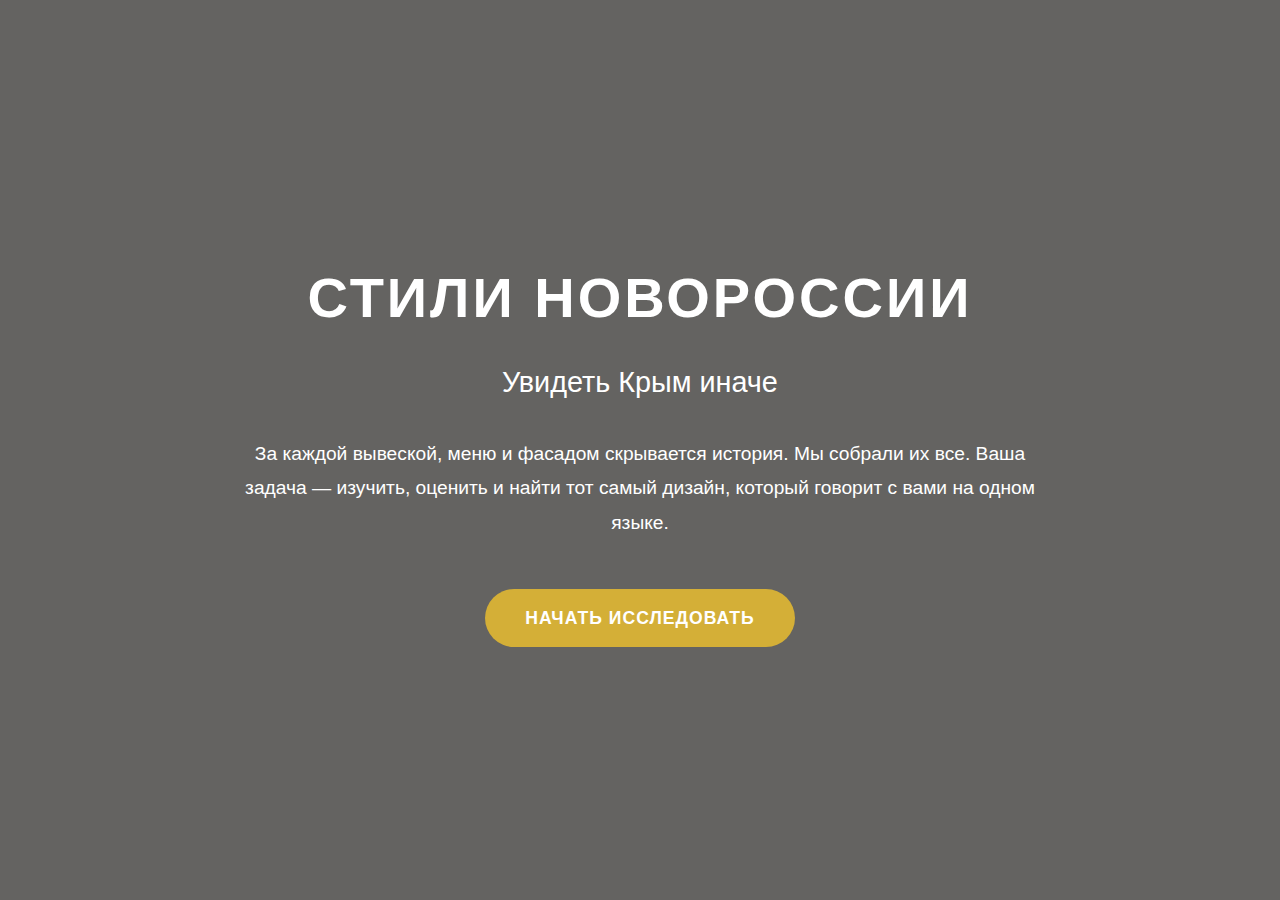
<file: public/index.html>
<!DOCTYPE html>
<html lang="ru">
<head>
    <meta charset="UTF-8">
    <meta name="viewport" content="width=device-width, initial-scale=1.0">
    <title>Стили Новороссии - Увидеть Крым иначе</title>
    <style>
        * {
            margin: 0;
            padding: 0;
            box-sizing: border-box;
            font-family: 'Segoe UI', Tahoma, Geneva, Verdana, sans-serif;
        }
        
        body {
            background-color: #f9f7f2;
            color: #333;
            line-height: 1.6;
            height: 100vh;
            display: flex;
            justify-content: center;
            align-items: center;
        }
        
        .container {
            max-width: 1200px;
            margin: 0 auto;
            padding: 0 20px;
        }
        
        header {
            background: linear-gradient(rgba(0, 0, 0, 0.6), rgba(0, 0, 0, 0.6)), 
                        url('https://source.unsplash.com/random/1600x900/?crimea,architecture') no-repeat center center/cover;
            height: 100vh;
            width: 100vw;
            display: flex;
            flex-direction: column;
            justify-content: center;
            align-items: center;
            text-align: center;
            color: white;
            padding: 0 20px;
        }
        
        .logo {
            font-size: 3.5rem;
            font-weight: 700;
            margin-bottom: 1rem;
            text-transform: uppercase;
            letter-spacing: 3px;
        }
        
        .subtitle {
            font-size: 1.8rem;
            margin-bottom: 2rem;
            font-weight: 300;
        }
        
        .description {
            max-width: 800px;
            font-size: 1.2rem;
            margin-bottom: 3rem;
            line-height: 1.8;
        }
        
        .btn {
            display: inline-block;
            background: #d4af37;
            color: #fff;
            padding: 15px 40px;
            border: none;
            border-radius: 30px;
            font-size: 1.1rem;
            font-weight: 600;
            cursor: pointer;
            transition: all 0.3s ease;
            text-transform: uppercase;
            letter-spacing: 1px;
            text-decoration: none;
        }
        
        .btn:hover {
            background: #b8941f;
            transform: translateY(-3px);
            box-shadow: 0 10px 20px rgba(0, 0, 0, 0.2);
        }
        
        @media (max-width: 768px) {
            .logo {
                font-size: 2.5rem;
            }
            
            .subtitle {
                font-size: 1.5rem;
            }
            
            .description {
                font-size: 1rem;
            }
        }
    </style>
</head>
<body>
    <header>
        <h1 class="logo">Стили Новороссии</h1>
        <h2 class="subtitle">Увидеть Крым иначе</h2>
        <p class="description">
            За каждой вывеской, меню и фасадом скрывается история. Мы собрали их все. 
            Ваша задача — изучить, оценить и найти тот самый дизайн, который говорит с вами на одном языке.
        </p>
        <a href="https://coolsite-dqmj.onrender.com/1" class="btn">Начать исследовать</a>
    </header>
</body>
</html>
</file>
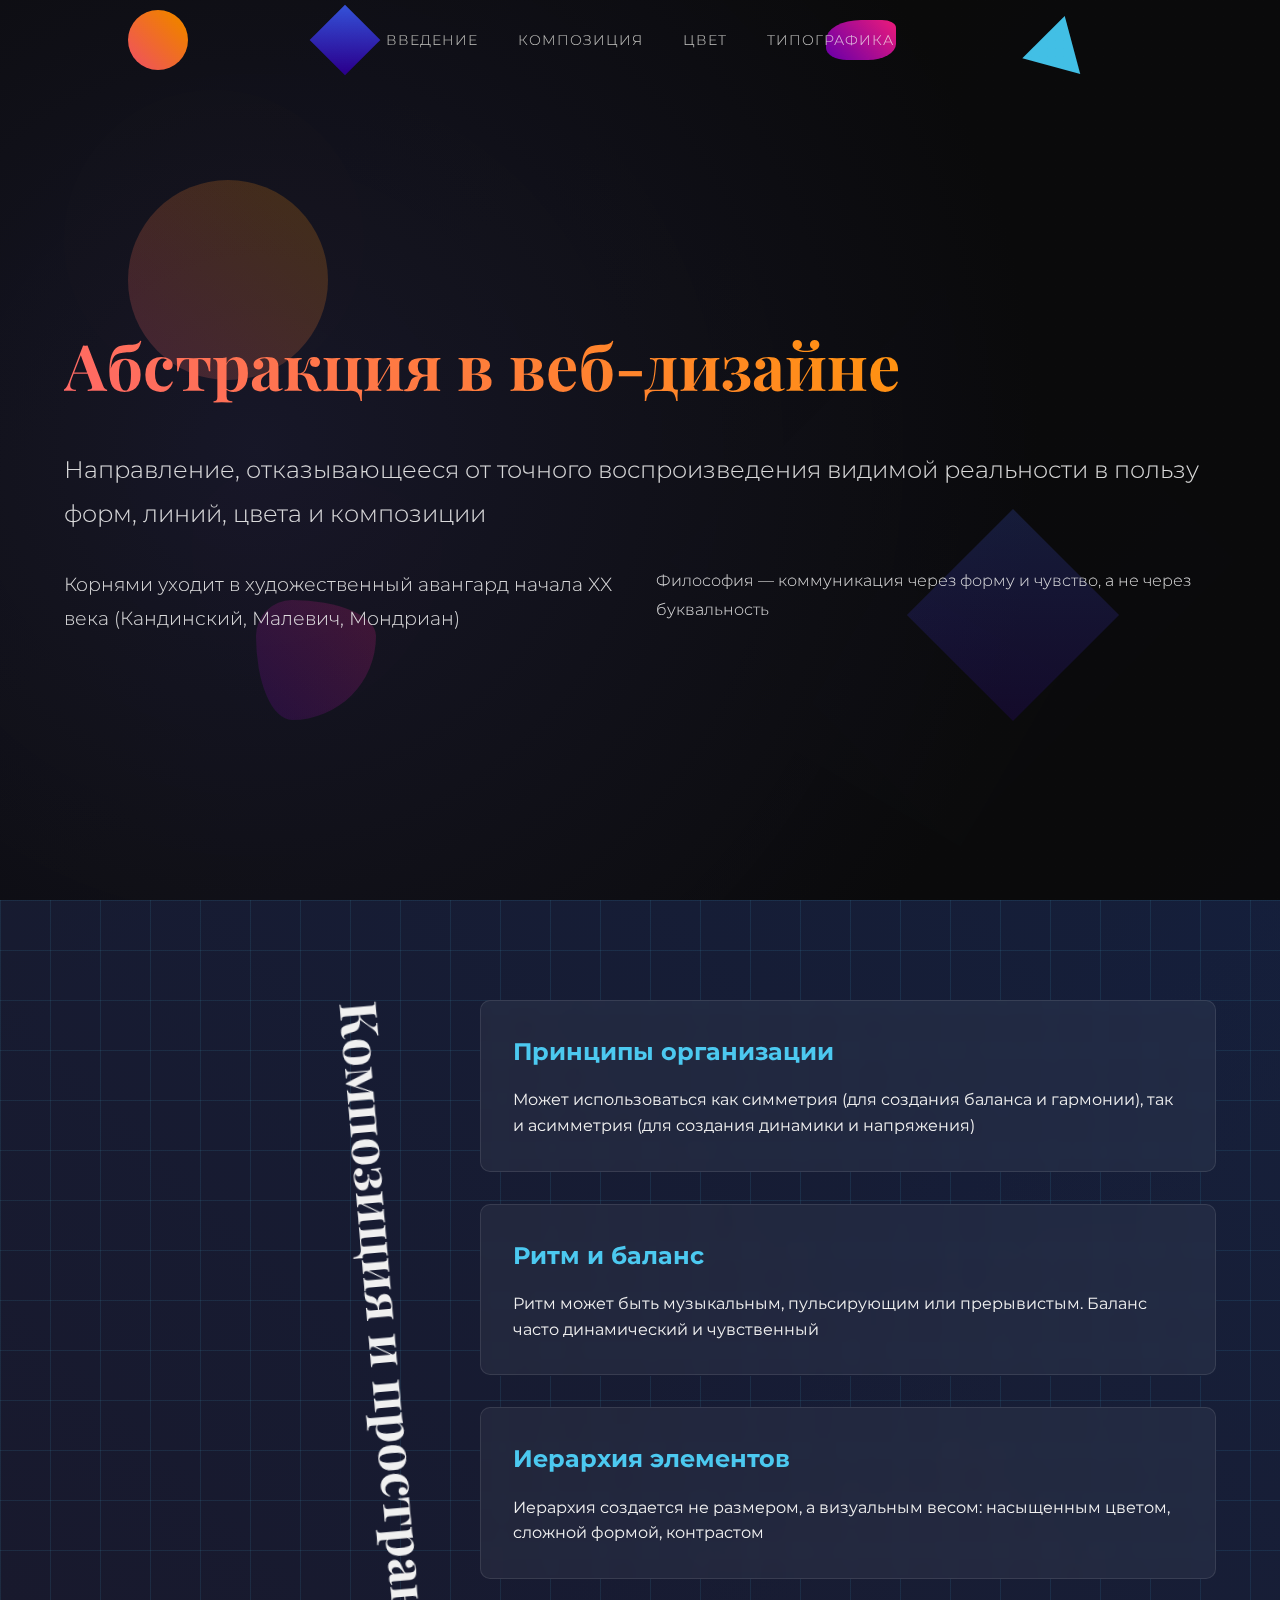
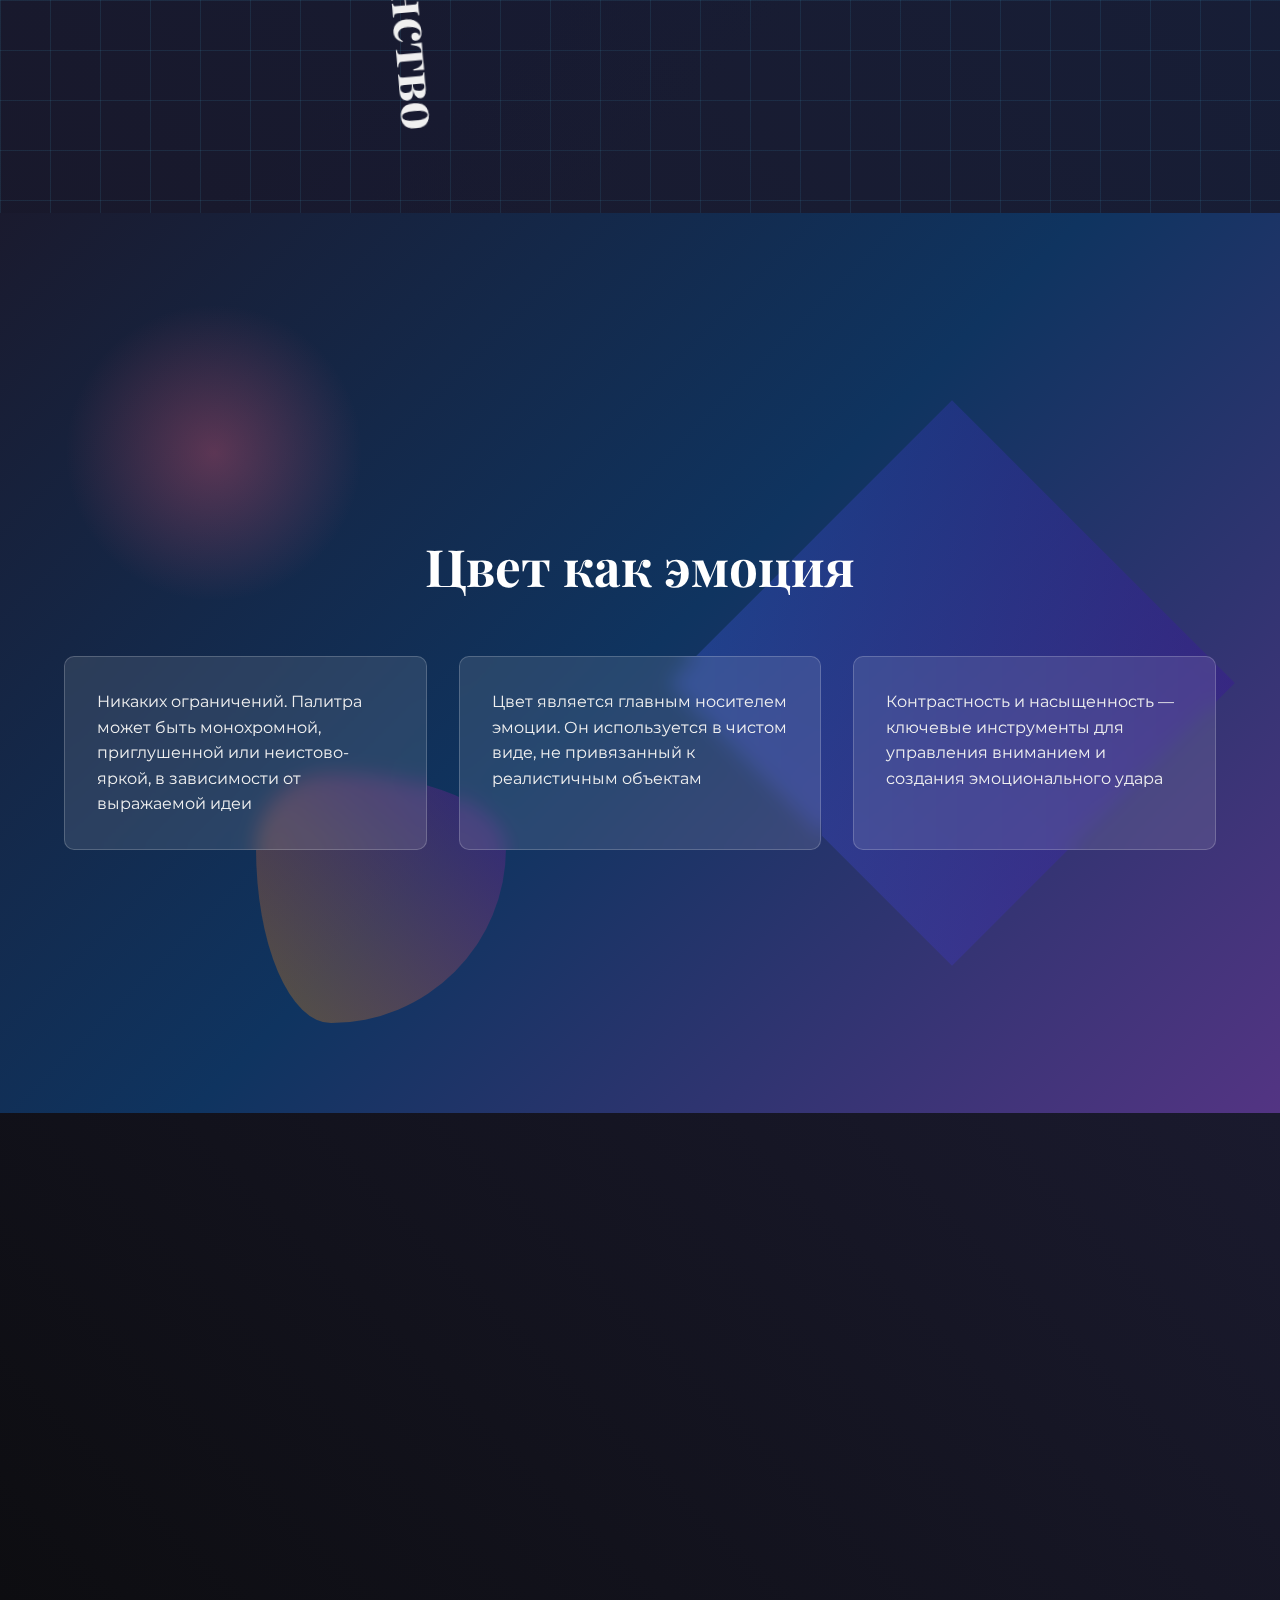
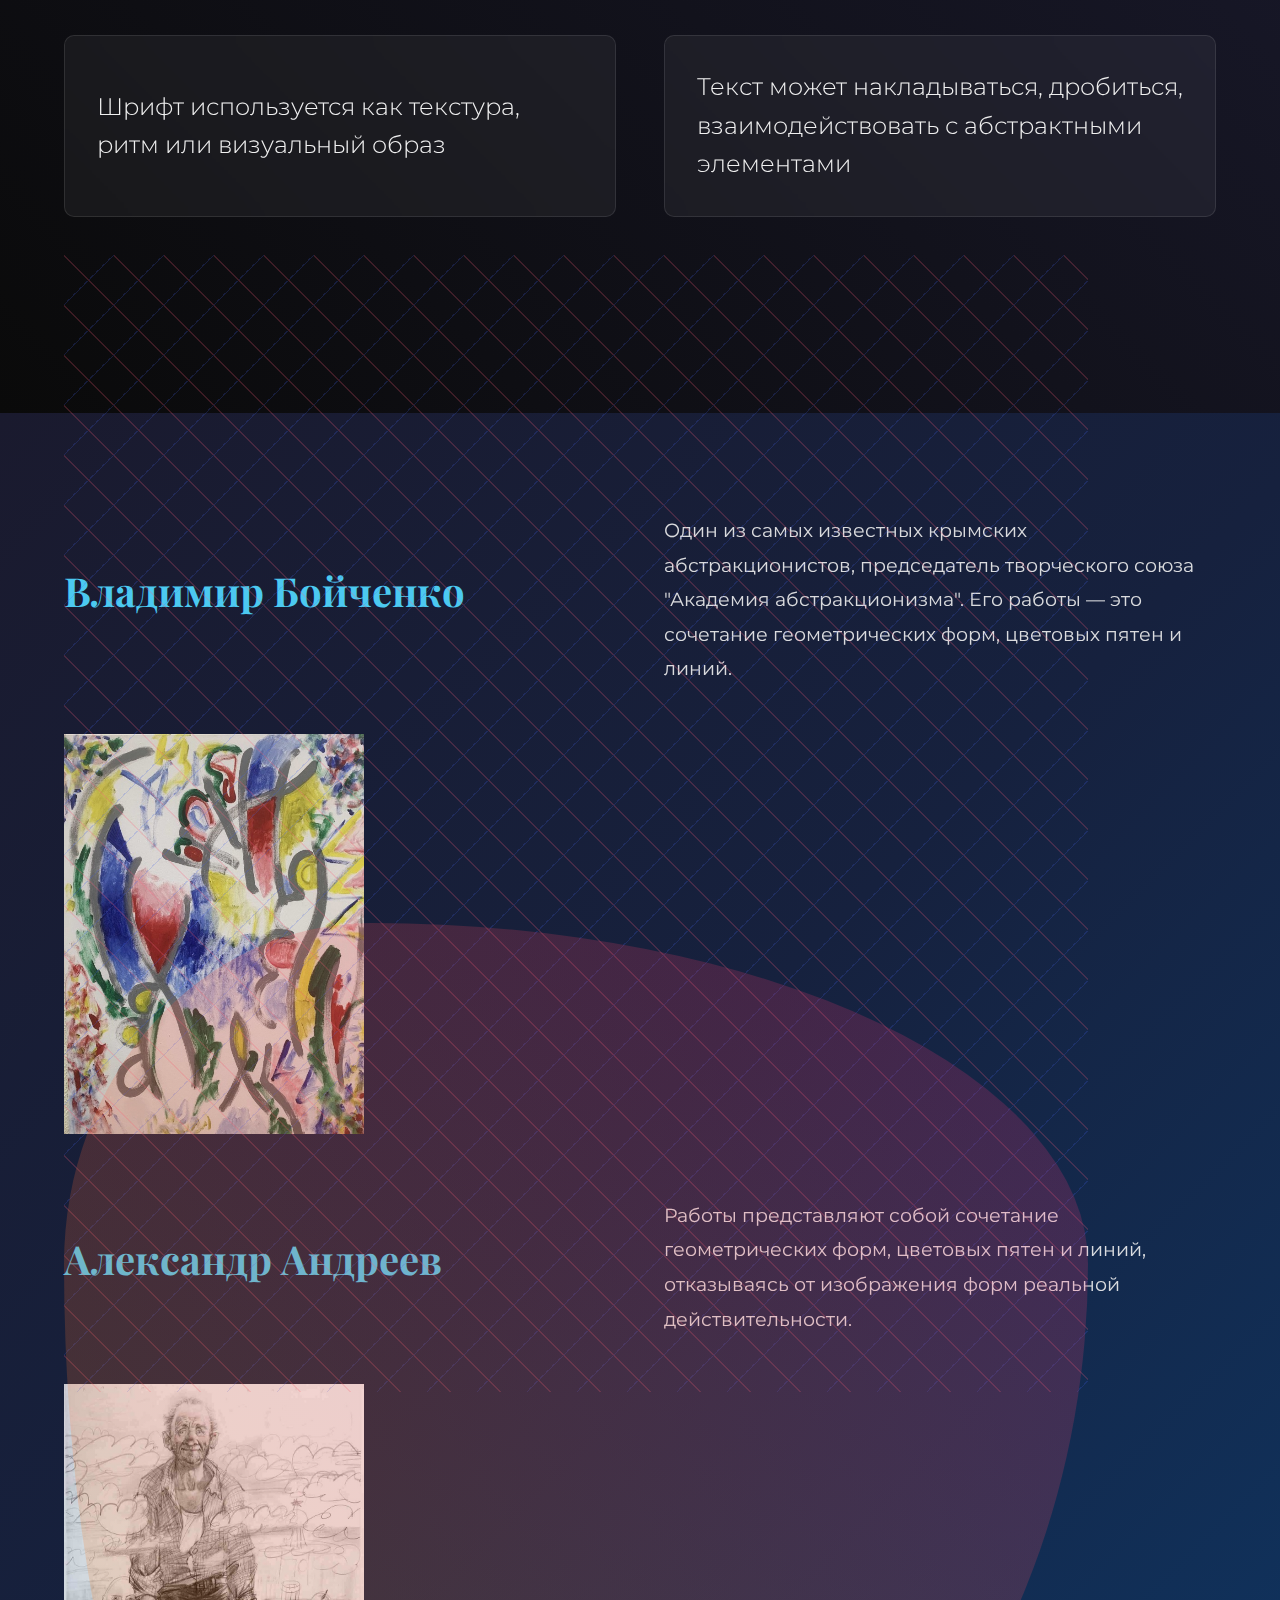
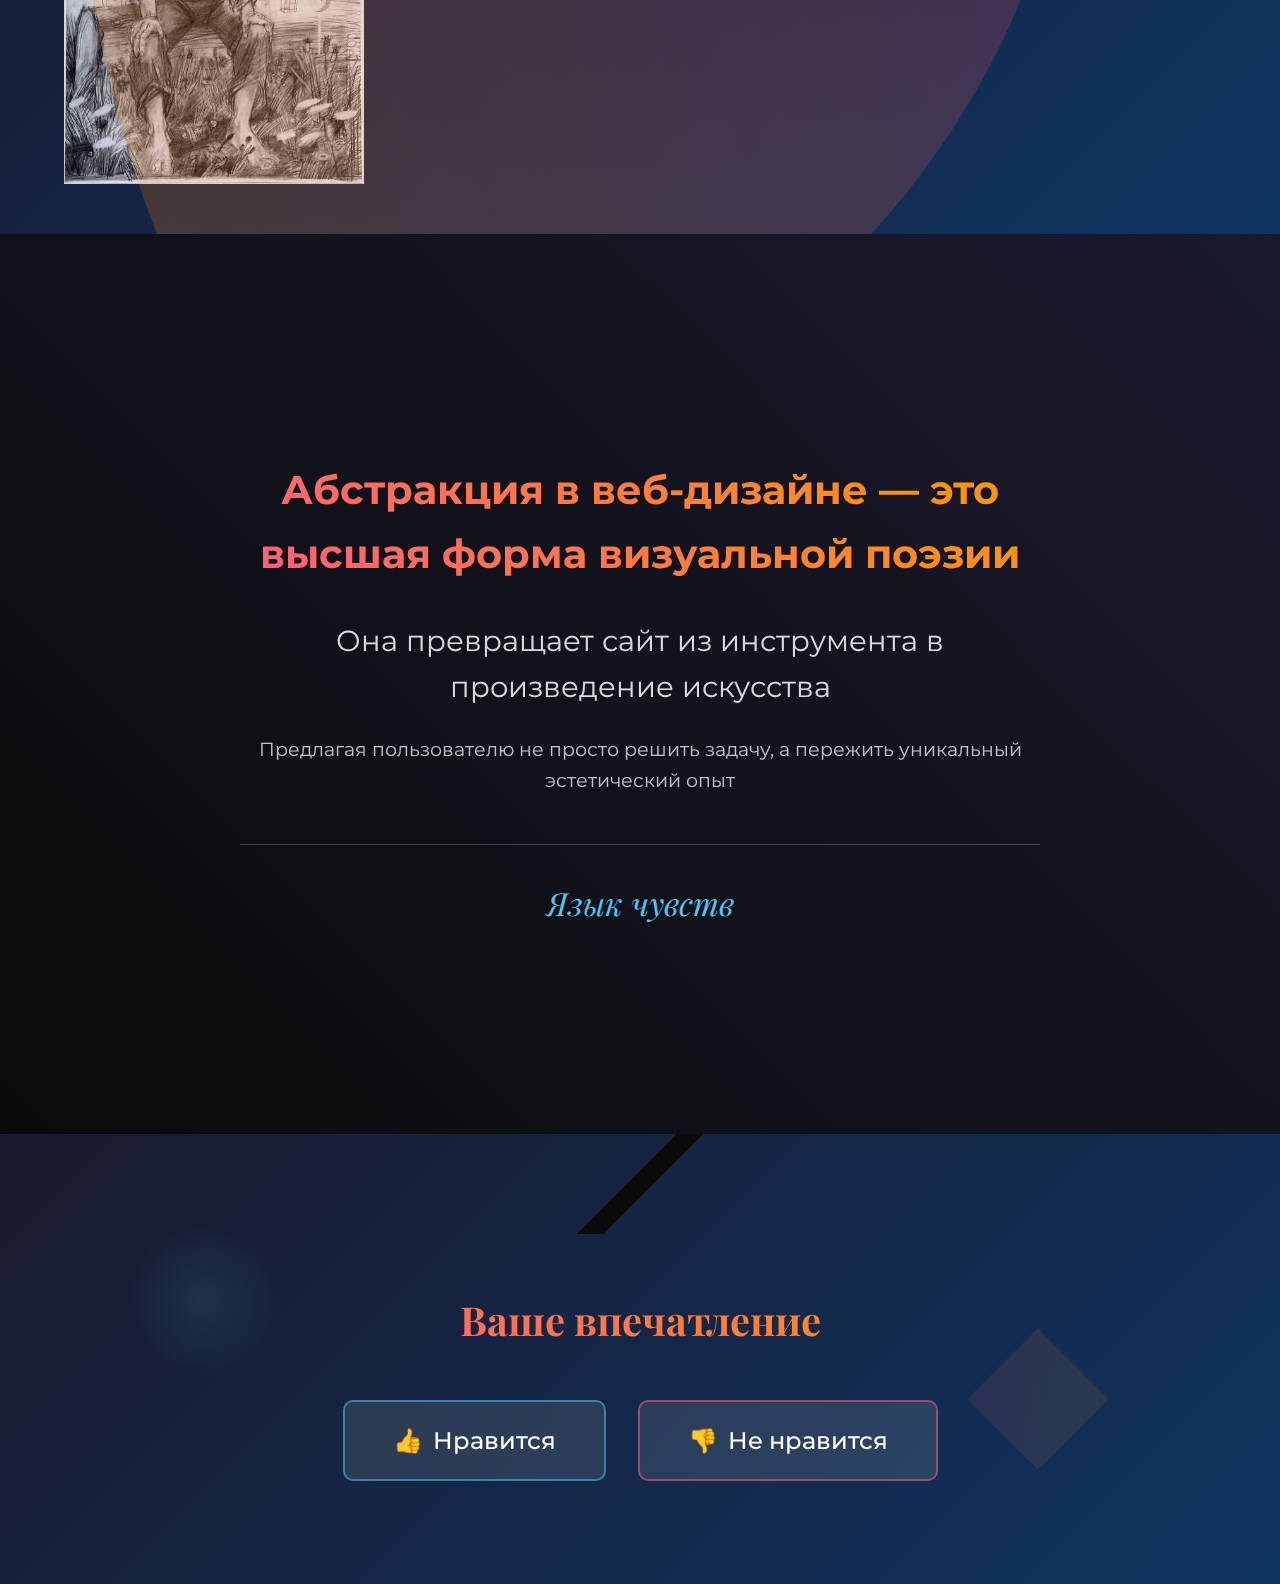
<file: public/static/sytes/abstractionism/index.html>
<!DOCTYPE html>
<html lang="ru">
<head>
    <meta charset="UTF-8">
    <meta name="viewport" content="width=device-width, initial-scale=1.0">
    <title>Абстракционизм: Визуальная поэзия в веб-дизайне</title>
    <link rel="stylesheet" href="style.css">
    <link href="https://fonts.googleapis.com/css2?family=Montserrat:wght@300;400;700&family=Playfair+Display:ital,wght@0,400;0,700;1,400&display=swap" rel="stylesheet">
</head>
<body>
    <!-- Навигация как абстрактная композиция -->
    <nav class="abstract-nav">
        <div class="nav-shape circle"></div>
        <div class="nav-shape triangle"></div>
        <div class="nav-shape square"></div>
        <div class="nav-shape organic"></div>
        <ul class="nav-links">
            <li><a href="#intro" data-shape="circle">Введение</a></li>
            <li><a href="#composition" data-shape="triangle">Композиция</a></li>
            <li><a href="#color" data-shape="square">Цвет</a></li>
            <li><a href="#typography" data-shape="organic">Типографика</a></li>
        </ul>
    </nav>

    <!-- Главная композиция -->
    <main class="abstract-composition">
        <!-- Раздел 1: Введение -->
        <section id="intro" class="abstract-section intro-section">
            <div class="floating-shapes">
                <div class="shape-1"></div>
                <div class="shape-2"></div>
                <div class="shape-3"></div>
            </div>
            <div class="content-wrapper">
                <h1 class="abstract-title">Абстракция в веб-дизайне</h1>
                <div class="text-composition">
                    <p class="abstract-text large">Направление, отказывающееся от точного воспроизведения видимой реальности в пользу форм, линий, цвета и композиции</p>
                    <p class="abstract-text medium">Корнями уходит в художественный авангард начала XX века (Кандинский, Малевич, Мондриан)</p>
                    <p class="abstract-text small">Философия — коммуникация через форму и чувство, а не через буквальность</p>
                </div>
            </div>
        </section>

        <!-- Раздел 2: Композиция и пространство -->
        <section id="composition" class="abstract-section composition-section">
            <div class="grid-overlay"></div>
            <div class="content-wrapper asymmetric">
                <h2 class="section-title rotated">Композиция и пространство</h2>
                <div class="text-blocks">
                    <div class="text-block">
                        <h3>Принципы организации</h3>
                        <p>Может использоваться как симметрия (для создания баланса и гармонии), так и асимметрия (для создания динамики и напряжения)</p>
                    </div>
                    <div class="text-block">
                        <h3>Ритм и баланс</h3>
                        <p>Ритм может быть музыкальным, пульсирующим или прерывистым. Баланс часто динамический и чувственный</p>
                    </div>
                    <div class="text-block">
                        <h3>Иерархия элементов</h3>
                        <p>Иерархия создается не размером, а визуальным весом: насыщенным цветом, сложной формой, контрастом</p>
                    </div>
                </div>
            </div>
        </section>

        <!-- Раздел 3: Цветовая палитра -->
        <section id="color" class="abstract-section color-section">
            <div class="color-field-1"></div>
            <div class="color-field-2"></div>
            <div class="color-field-3"></div>
            <div class="content-wrapper">
                <h2 class="section-title color-title">Цвет как эмоция</h2>
                <div class="color-text">
                    <p>Никаких ограничений. Палитра может быть монохромной, приглушенной или неистово-яркой, в зависимости от выражаемой идеи</p>
                    <p>Цвет является главным носителем эмоции. Он используется в чистом виде, не привязанный к реалистичным объектам</p>
                    <p>Контрастность и насыщенность — ключевые инструменты для управления вниманием и создания эмоционального удара</p>
                </div>
            </div>
        </section>

        <!-- Раздел 4: Типографика -->
        <section id="typography" class="abstract-section typography-section">
            <div class="text-composition typo-composition">
                <div class="typo-element typo-1">
                    <span class="letter-group">АБСТ</span>
                    <span class="letter-group">РАК</span>
                    <span class="letter-group">ЦИЯ</span>
                </div>
                <div class="typo-element typo-2">
                    <p>Шрифт используется как текстура, ритм или визуальный образ</p>
                </div>
                <div class="typo-element typo-3">
                    <p>Текст может накладываться, дробиться, взаимодействовать с абстрактными элементами</p>
                </div>
            </div>
        </section>

        <!-- Раздел 5: Художники -->
        <section class="abstract-section artists-section">
            <div class="artist-block">
                <h2 class="artist-name">Владимир Бойченко</h2>
                <p class="artist-description">Один из самых известных крымских абстракционистов, председатель творческого союза "Академия абстракционизма". Его работы — это сочетание геометрических форм, цветовых пятен и линий.</p>
                 <img src = "img1.jpg" alt="Girl in a jacket" width="300" height="400">
                    <div class="placeholder-geometry"></div>
                </div>
            </div>
            <div class="artist-block">
                <h2 class="artist-name">Александр Андреев</h2>
                <p class="artist-description">Работы представляют собой сочетание геометрических форм, цветовых пятен и линий, отказываясь от изображения форм реальной действительности.</p>
                <img src = "img2.jpg" alt="Girl in a jacket" width="300" height="400">
                    <div class="placeholder-organic"></div>
                </div>
            </div>
        </section>

        <!-- Раздел 6: Заключение -->
        <section class="abstract-section conclusion-section">
            <div class="conclusion-composition">
                <div class="conclusion-text">
                    <p class="large-text">Абстракция в веб-дизайне — это высшая форма визуальной поэзии</p>
                    <p class="medium-text">Она превращает сайт из инструмента в произведение искусства</p>
                    <p class="small-text">Предлагая пользователю не просто решить задачу, а пережить уникальный эстетический опыт</p>
                </div>
                <div class="abstract-signature">
                    <p>Язык чувств</p>
                </div>
            </div>
        </section>
        
        <!-- Раздел 7: Обратная связь -->
        <section class="abstract-section feedback-section">
            <div class="diagonal-divider"></div>
            <div class="feedback-shapes">
                <div class="feedback-shape-1"></div>
                <div class="feedback-shape-2"></div>
            </div>
            <div class="feedback-container">
                <h2 class="feedback-title">Ваше впечатление</h2>
                <div class="feedback-buttons">
                    <button class="feedback-btn like-btn">
                        <span>👍</span> Нравится
                    </button>
                    <button class="feedback-btn dislike-btn">
                        <span>👎</span> Не нравится
                    </button>
                </div>
            </div>
        </section>
    </main>

    <!-- Абстрактный фон -->
    <div class="background-elements">
        <div class="bg-element bg-1"></div>
        <div class="bg-element bg-2"></div>
        <div class="bg-element bg-3"></div>
        <div class="bg-element bg-4"></div>
    </div>

    <script>
        // Простая логика для кнопок обратной связи
        document.addEventListener('DOMContentLoaded', function() {
            const likeBtn = document.querySelector('.like-btn');
            const dislikeBtn = document.querySelector('.dislike-btn');
            
            likeBtn.addEventListener('click', function() {
                this.style.background = 'rgba(76, 201, 240, 0.4)';
                this.style.transform = 'scale(1.1)';
                setTimeout(() => {
                    this.style.transform = 'scale(1)';
                }, 300);
                alert('Спасибо за вашу оценку! Мы рады, что вам понравился наш сайт.');
            });
            
            dislikeBtn.addEventListener('click', function() {
                this.style.background = 'rgba(255, 94, 125, 0.4)';
                this.style.transform = 'scale(1.1)';
                setTimeout(() => {
                    this.style.transform = 'scale(1)';
                }, 300);
                alert('Спасибо за вашу оценку! Мы учтем ваше мнение для улучшения сайта.');
            });
            
            // Анимация для навигационных форм при наведении на ссылки
            const navLinks = document.querySelectorAll('.nav-links a');
            const navShapes = document.querySelectorAll('.nav-shape');
            
            navLinks.forEach(link => {
                link.addEventListener('mouseenter', function() {
                    const shapeType = this.getAttribute('data-shape');
                    navShapes.forEach(shape => {
                        if (shape.classList.contains(shapeType)) {
                            shape.style.transform = 'scale(1.2)';
                        } else {
                            shape.style.opacity = '0.5';
                        }
                    });
                });
                
                link.addEventListener('mouseleave', function() {
                    navShapes.forEach(shape => {
                        shape.style.transform = '';
                        shape.style.opacity = '';
                    });
                });
            });
        });
    </script>
</body>
</html>
</file>
<file: public/static/sytes/abstractionism/style.css>
/* Сброс и базовые стили */
* {
    margin: 0;
    padding: 0;
    box-sizing: border-box;
}

body {
    font-family: 'Montserrat', sans-serif;
    background: linear-gradient(135deg, #0a0a0a 0%, #1a1a2e 50%, #16213e 100%);
    color: #f0f0f0;
    overflow-x: hidden;
    line-height: 1.6;
}

/* Навигация как абстрактная композиция */
.abstract-nav {
    position: fixed;
    top: 0;
    left: 0;
    width: 100%;
    height: 80px;
    display: flex;
    justify-content: center;
    align-items: center;
    z-index: 1000;
    mix-blend-mode: difference;
}

.nav-shape {
    position: absolute;
    transition: all 0.5s ease;
}

.nav-shape.circle {
    width: 60px;
    height: 60px;
    border-radius: 50%;
    background: linear-gradient(45deg, #ff5e7d, #ff9900);
    top: 10px;
    left: 10%;
}

.nav-shape.triangle {
    width: 0;
    height: 0;
    border-left: 30px solid transparent;
    border-right: 30px solid transparent;
    border-bottom: 52px solid #4cc9f0;
    top: 15px;
    right: 15%;
    transform: rotate(15deg);
}

.nav-shape.square {
    width: 50px;
    height: 50px;
    background: linear-gradient(135deg, #4361ee, #3a0ca3);
    top: 15px;
    left: 25%;
    transform: rotate(45deg);
}

.nav-shape.organic {
    width: 70px;
    height: 40px;
    border-radius: 50% 20% 40% 30%;
    background: linear-gradient(45deg, #7209b7, #f72585);
    top: 20px;
    right: 30%;
}

.nav-links {
    display: flex;
    list-style: none;
    gap: 40px;
    position: relative;
    z-index: 10;
}

.nav-links a {
    color: rgba(255, 255, 255, 0.8);
    text-decoration: none;
    font-weight: 300;
    font-size: 14px;
    letter-spacing: 1px;
    text-transform: uppercase;
    transition: all 0.3s ease;
    position: relative;
}

.nav-links a:hover {
    color: #fff;
    transform: translateY(-2px);
}

.nav-links a::after {
    content: '';
    position: absolute;
    bottom: -5px;
    left: 0;
    width: 0;
    height: 1px;
    background: currentColor;
    transition: width 0.3s ease;
}

.nav-links a:hover::after {
    width: 100%;
}

/* Главная композиция */
.abstract-composition {
    position: relative;
    z-index: 1;
}

.abstract-section {
    min-height: 100vh;
    display: flex;
    align-items: center;
    position: relative;
    padding: 100px 5% 50px;
}

/* Секция введения */
.intro-section {
    background: radial-gradient(circle at 20% 50%, rgba(26, 26, 46, 0.8) 0%, rgba(10, 10, 10, 0.9) 70%);
}

.floating-shapes {
    position: absolute;
    width: 100%;
    height: 100%;
    top: 0;
    left: 0;
    pointer-events: none;
}

.shape-1 {
    position: absolute;
    width: 200px;
    height: 200px;
    border-radius: 50%;
    background: linear-gradient(45deg, rgba(255, 94, 125, 0.2), rgba(255, 153, 0, 0.2));
    top: 20%;
    left: 10%;
    animation: float 15s ease-in-out infinite;
}

.shape-2 {
    position: absolute;
    width: 150px;
    height: 150px;
    background: linear-gradient(135deg, rgba(67, 97, 238, 0.2), rgba(58, 12, 163, 0.2));
    top: 60%;
    right: 15%;
    transform: rotate(45deg);
    animation: float 12s ease-in-out infinite reverse;
}

.shape-3 {
    position: absolute;
    width: 120px;
    height: 120px;
    border-radius: 30% 70% 70% 30% / 30% 30% 70% 70%;
    background: linear-gradient(45deg, rgba(114, 9, 183, 0.2), rgba(247, 37, 133, 0.2));
    bottom: 20%;
    left: 20%;
    animation: morph 20s ease-in-out infinite;
}

.content-wrapper {
    max-width: 1200px;
    margin: 0 auto;
    position: relative;
    z-index: 2;
}

.abstract-title {
    font-family: 'Playfair Display', serif;
    font-size: clamp(3rem, 5vw, 6rem);
    font-weight: 700;
    margin-bottom: 2rem;
    background: linear-gradient(45deg, #ff5e7d, #ff9900, #4cc9f0, #4361ee);
    -webkit-background-clip: text;
    -webkit-text-fill-color: transparent;
    background-size: 300% 300%;
    animation: gradientShift 10s ease infinite;
}

.text-composition {
    display: grid;
    grid-template-columns: 1fr 1fr;
    gap: 2rem;
}

.abstract-text {
    font-weight: 300;
    line-height: 1.8;
    opacity: 0.9;
}

.abstract-text.large {
    font-size: 1.5rem;
    grid-column: 1 / -1;
}

.abstract-text.medium {
    font-size: 1.2rem;
}

.abstract-text.small {
    font-size: 1rem;
}

/* Секция композиции */
.composition-section {
    background: linear-gradient(45deg, rgba(26, 26, 46, 0.9) 0%, rgba(22, 33, 62, 0.9) 100%);
}

.grid-overlay {
    position: absolute;
    top: 0;
    left: 0;
    width: 100%;
    height: 100%;
    background-image: 
        linear-gradient(rgba(76, 201, 240, 0.1) 1px, transparent 1px),
        linear-gradient(90deg, rgba(76, 201, 240, 0.1) 1px, transparent 1px);
    background-size: 50px 50px;
    pointer-events: none;
}

.asymmetric {
    display: grid;
    grid-template-columns: 1fr 2fr;
    gap: 3rem;
    align-items: start;
}

.section-title {
    font-family: 'Playfair Display', serif;
    font-size: clamp(2.5rem, 4vw, 4rem);
    font-weight: 700;
    margin-bottom: 2rem;
}

.rotated {
    transform: rotate(-5deg);
    writing-mode: vertical-rl;
    text-orientation: mixed;
    justify-self: end;
}

.text-blocks {
    display: flex;
    flex-direction: column;
    gap: 2rem;
}

.text-block {
    background: rgba(255, 255, 255, 0.05);
    padding: 2rem;
    border-radius: 10px;
    backdrop-filter: blur(10px);
    border: 1px solid rgba(255, 255, 255, 0.1);
    transition: transform 0.3s ease, box-shadow 0.3s ease;
}

.text-block:hover {
    transform: translateY(-5px);
    box-shadow: 0 10px 30px rgba(0, 0, 0, 0.3);
}

.text-block h3 {
    font-size: 1.5rem;
    margin-bottom: 1rem;
    color: #4cc9f0;
}

/* Секция цвета */
.color-section {
    background: linear-gradient(135deg, #1a1a2e 0%, #0f3460 50%, #533483 100%);
    position: relative;
    overflow: hidden;
}

.color-field-1 {
    position: absolute;
    width: 300px;
    height: 300px;
    border-radius: 50%;
    background: radial-gradient(circle, rgba(255, 94, 125, 0.3) 0%, rgba(255, 94, 125, 0) 70%);
    top: 10%;
    left: 5%;
    animation: pulse 8s ease-in-out infinite;
}

.color-field-2 {
    position: absolute;
    width: 400px;
    height: 400px;
    background: linear-gradient(45deg, rgba(67, 97, 238, 0.3), rgba(58, 12, 163, 0.3));
    top: 30%;
    right: 10%;
    transform: rotate(45deg);
    animation: pulse 10s ease-in-out infinite reverse;
}

.color-field-3 {
    position: absolute;
    width: 250px;
    height: 250px;
    border-radius: 30% 70% 70% 30% / 30% 30% 70% 70%;
    background: linear-gradient(45deg, rgba(255, 153, 0, 0.3), rgba(114, 9, 183, 0.3));
    bottom: 10%;
    left: 20%;
    animation: morph 15s ease-in-out infinite;
}

.color-title {
    color: #fff;
    text-align: center;
    margin-bottom: 3rem;
}

.color-text {
    display: grid;
    grid-template-columns: repeat(3, 1fr);
    gap: 2rem;
}

.color-text p {
    background: rgba(255, 255, 255, 0.1);
    padding: 2rem;
    border-radius: 10px;
    backdrop-filter: blur(10px);
    border: 1px solid rgba(255, 255, 255, 0.2);
    transition: all 0.3s ease;
}

.color-text p:hover {
    transform: scale(1.05);
    background: rgba(255, 255, 255, 0.15);
}

/* Секция типографики */
.typography-section {
    background: linear-gradient(45deg, #0a0a0a 0%, #1a1a2e 100%);
}

.typo-composition {
    display: grid;
    grid-template-columns: 1fr 1fr;
    grid-template-rows: auto auto;
    gap: 3rem;
    width: 100%;
}

.typo-element {
    display: flex;
    align-items: center;
    justify-content: center;
    padding: 2rem;
}

.typo-1 {
    grid-column: 1 / -1;
    font-size: clamp(4rem, 8vw, 8rem);
    font-weight: 700;
    background: linear-gradient(45deg, #ff5e7d, #ff9900, #4cc9f0, #4361ee);
    -webkit-background-clip: text;
    -webkit-text-fill-color: transparent;
    background-size: 300% 300%;
    animation: gradientShift 8s ease infinite;
}

.letter-group {
    display: inline-block;
    margin: 0 1rem;
    transform: rotate(var(--rotation, 0deg));
    transition: transform 0.5s ease;
}

.letter-group:nth-child(1) { --rotation: -5deg; }
.letter-group:nth-child(2) { --rotation: 3deg; }
.letter-group:nth-child(3) { --rotation: -2deg; }

.typo-2, .typo-3 {
    font-size: 1.5rem;
    font-weight: 300;
    line-height: 1.6;
    background: rgba(255, 255, 255, 0.05);
    border-radius: 10px;
    backdrop-filter: blur(10px);
    border: 1px solid rgba(255, 255, 255, 0.1);
    transition: all 0.3s ease;
}

.typo-2:hover, .typo-3:hover {
    transform: translateY(-10px) rotate(1deg);
    box-shadow: 0 15px 30px rgba(0, 0, 0, 0.3);
}

/* Секция художников */
.artists-section {
    background: linear-gradient(135deg, #1a1a2e 0%, #16213e 50%, #0f3460 100%);
    flex-direction: column;
    justify-content: center;
    gap: 4rem;
}

.artist-block {
    display: grid;
    grid-template-columns: 1fr 1fr;
    gap: 3rem;
    align-items: center;
    max-width: 1200px;
    margin: 0 auto;
    width: 100%;
}

.artist-name {
    font-family: 'Playfair Display', serif;
    font-size: 2.5rem;
    margin-bottom: 1rem;
    color: #4cc9f0;
}

.artist-description {
    font-size: 1.2rem;
    line-height: 1.8;
    opacity: 0.9;
}

.image-placeholder {
    position: relative;
    height: 400px;
    background: rgba(255, 255, 255, 0.05);
    border-radius: 10px;
    display: flex;
    align-items: center;
    justify-content: center;
    font-size: 1.2rem;
    color: rgba(255, 255, 255, 0.5);
    overflow: hidden;
    border: 1px solid rgba(255, 255, 255, 0.1);
}

.placeholder-geometry {
    position: absolute;
    width: 80%;
    height: 80%;
    background: 
        linear-gradient(45deg, transparent 49%, #ff5e7d 49%, #ff5e7d 51%, transparent 51%),
        linear-gradient(-45deg, transparent 49%, #4361ee 49%, #4361ee 51%, transparent 51%);
    background-size: 50px 50px;
    opacity: 0.2;
}

.placeholder-organic {
    position: absolute;
    width: 80%;
    height: 80%;
    border-radius: 30% 70% 70% 30% / 30% 30% 70% 70%;
    background: linear-gradient(45deg, #ff9900, #f72585);
    opacity: 0.2;
    animation: morph 15s ease-in-out infinite;
}

/* Секция заключения */
.conclusion-section {
    background: linear-gradient(45deg, #0a0a0a 0%, #1a1a2e 100%);
    justify-content: center;
    text-align: center;
}

.conclusion-composition {
    max-width: 800px;
    margin: 0 auto;
}

.conclusion-text {
    margin-bottom: 3rem;
}

.large-text {
    font-size: 2.5rem;
    font-weight: 700;
    margin-bottom: 2rem;
    background: linear-gradient(45deg, #ff5e7d, #ff9900);
    -webkit-background-clip: text;
    -webkit-text-fill-color: transparent;
}

.medium-text {
    font-size: 1.8rem;
    margin-bottom: 1.5rem;
    opacity: 0.9;
}

.small-text {
    font-size: 1.2rem;
    opacity: 0.8;
}

.abstract-signature {
    font-family: 'Playfair Display', serif;
    font-size: 2rem;
    font-style: italic;
    color: #4cc9f0;
    padding: 2rem;
    border-top: 1px solid rgba(255, 255, 255, 0.2);
}

/* Секция обратной связи */
.feedback-section {
    min-height: 50vh;
    display: flex;
    flex-direction: column;
    justify-content: center;
    align-items: center;
    background: linear-gradient(135deg, #1a1a2e 0%, #0f3460 100%);
    position: relative;
    overflow: hidden;
}

.diagonal-divider {
    position: absolute;
    top: 0;
    left: 0;
    width: 100%;
    height: 100px;
    background: linear-gradient(135deg, transparent 49%, #0a0a0a 49%, #0a0a0a 51%, transparent 51%);
    z-index: 2;
}

.feedback-container {
    text-align: center;
    z-index: 3;
    position: relative;
}

.feedback-title {
    font-family: 'Playfair Display', serif;
    font-size: 2.5rem;
    margin-bottom: 3rem;
    background: linear-gradient(45deg, #ff5e7d, #ff9900, #4cc9f0);
    -webkit-background-clip: text;
    -webkit-text-fill-color: transparent;
    background-size: 300% 300%;
    animation: gradientShift 8s ease infinite;
}

.feedback-buttons {
    display: flex;
    gap: 2rem;
    justify-content: center;
    flex-wrap: wrap;
}

.feedback-btn {
    position: relative;
    padding: 1.5rem 3rem;
    font-size: 1.5rem;
    border: none;
    border-radius: 10px;
    background: rgba(255, 255, 255, 0.1);
    backdrop-filter: blur(10px);
    color: #fff;
    cursor: pointer;
    transition: all 0.3s ease;
    overflow: hidden;
    display: flex;
    align-items: center;
    gap: 10px;
    font-family: 'Montserrat', sans-serif;
    font-weight: 500;
}

.feedback-btn::before {
    content: '';
    position: absolute;
    top: 0;
    left: -100%;
    width: 100%;
    height: 100%;
    background: linear-gradient(90deg, transparent, rgba(255, 255, 255, 0.2), transparent);
    transition: left 0.5s ease;
}

.feedback-btn:hover::before {
    left: 100%;
}

.like-btn {
    border: 2px solid rgba(76, 201, 240, 0.5);
}

.like-btn:hover {
    background: rgba(76, 201, 240, 0.2);
    transform: translateY(-5px);
    box-shadow: 0 10px 20px rgba(76, 201, 240, 0.3);
}

.dislike-btn {
    border: 2px solid rgba(255, 94, 125, 0.5);
}

.dislike-btn:hover {
    background: rgba(255, 94, 125, 0.2);
    transform: translateY(-5px);
    box-shadow: 0 10px 20px rgba(255, 94, 125, 0.3);
}

.feedback-shapes {
    position: absolute;
    width: 100%;
    height: 100%;
    top: 0;
    left: 0;
    pointer-events: none;
    z-index: 1;
}

.feedback-shape-1 {
    position: absolute;
    width: 150px;
    height: 150px;
    border-radius: 50%;
    background: radial-gradient(circle, rgba(76, 201, 240, 0.1) 0%, rgba(76, 201, 240, 0) 70%);
    top: 20%;
    left: 10%;
    animation: float 15s ease-in-out infinite;
}

.feedback-shape-2 {
    position: absolute;
    width: 100px;
    height: 100px;
    background: linear-gradient(45deg, rgba(255, 94, 125, 0.1), rgba(255, 153, 0, 0.1));
    bottom: 30%;
    right: 15%;
    transform: rotate(45deg);
    animation: float 12s ease-in-out infinite reverse;
}

/* Абстрактные фоновые элементы */
.background-elements {
    position: fixed;
    top: 0;
    left: 0;
    width: 100%;
    height: 100%;
    pointer-events: none;
    z-index: 0;
}

.bg-element {
    position: absolute;
    opacity: 0.03;
}

.bg-1 {
    width: 300px;
    height: 300px;
    border-radius: 50%;
    background: linear-gradient(45deg, #ff5e7d, #ff9900);
    top: 10%;
    left: 5%;
    animation: float 25s ease-in-out infinite;
}

.bg-2 {
    width: 400px;
    height: 400px;
    background: linear-gradient(45deg, #4361ee, #3a0ca3);
    top: 40%;
    right: 10%;
    transform: rotate(45deg);
    animation: float 30s ease-in-out infinite reverse;
}

.bg-3 {
    width: 250px;
    height: 250px;
    border-radius: 30% 70% 70% 30% / 30% 30% 70% 70%;
    background: linear-gradient(45deg, #7209b7, #f72585);
    bottom: 20%;
    left: 15%;
    animation: morph 40s ease-in-out infinite;
}

.bg-4 {
    width: 200px;
    height: 200px;
    background: linear-gradient(45deg, #4cc9f0, #4361ee);
    bottom: 10%;
    right: 20%;
    transform: rotate(30deg);
    animation: float 20s ease-in-out infinite;
}

/* Анимации */
@keyframes float {
    0%, 100% {
        transform: translateY(0) rotate(0deg);
    }
    50% {
        transform: translateY(-20px) rotate(5deg);
    }
}

@keyframes morph {
    0%, 100% {
        border-radius: 30% 70% 70% 30% / 30% 30% 70% 70%;
    }
    25% {
        border-radius: 58% 42% 75% 25% / 76% 46% 54% 24%;
    }
    50% {
        border-radius: 50% 50% 33% 67% / 55% 27% 73% 45%;
    }
    75% {
        border-radius: 33% 67% 58% 42% / 63% 68% 32% 37%;
    }
}

@keyframes gradientShift {
    0%, 100% {
        background-position: 0% 50%;
    }
    50% {
        background-position: 100% 50%;
    }
}

@keyframes pulse {
    0%, 100% {
        transform: scale(1);
        opacity: 0.3;
    }
    50% {
        transform: scale(1.1);
        opacity: 0.5;
    }
}

/* Адаптивность */
@media (max-width: 768px) {
    .abstract-nav {
        height: 60px;
    }
    
    .nav-links {
        gap: 20px;
    }
    
    .nav-links a {
        font-size: 12px;
    }
    
    .text-composition {
        grid-template-columns: 1fr;
    }
    
    .asymmetric {
        grid-template-columns: 1fr;
    }
    
    .rotated {
        writing-mode: horizontal-tb;
        transform: rotate(0);
        justify-self: start;
    }
    
    .color-text {
        grid-template-columns: 1fr;
    }
    
    .typo-composition {
        grid-template-columns: 1fr;
        grid-template-rows: auto;
    }
    
    .typo-1 {
        font-size: clamp(2.5rem, 6vw, 4rem);
    }
    
    .artist-block {
        grid-template-columns: 1fr;
    }
    
    .image-placeholder {
        height: 250px;
    }
    
    .feedback-buttons {
        flex-direction: column;
        align-items: center;
    }
    
    .feedback-btn {
        width: 200px;
    }
    
    .diagonal-divider {
        height: 50px;
    }
}
</file>
